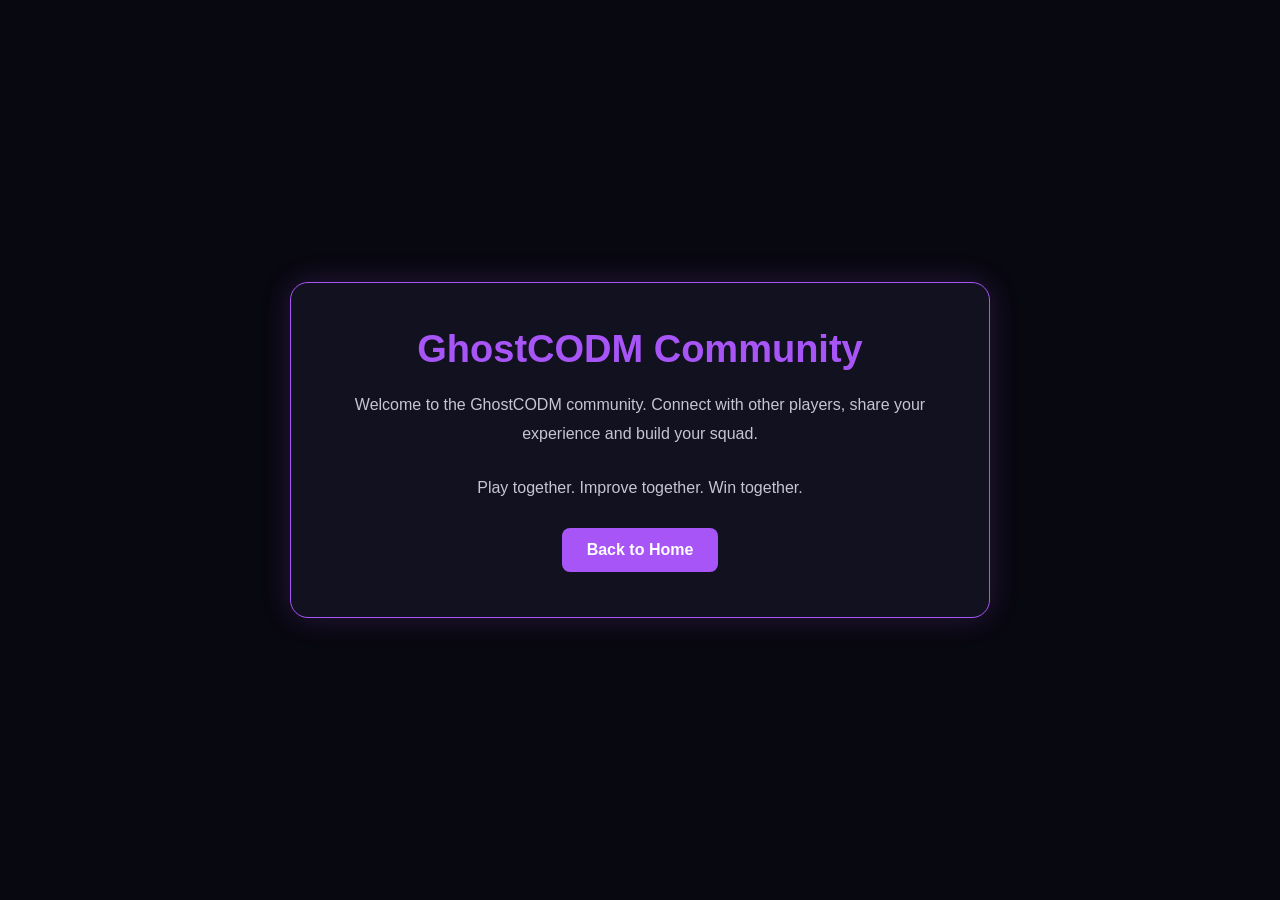
<file: templates/community.html>
<!DOCTYPE html>
<html lang="en">
<head>
    <meta charset="UTF-8">
    <meta name="viewport" content="width=device-width, initial-scale=1.0">
    <title>Community | GhostCODM</title>

    <style>
        * {
            box-sizing: border-box;
            margin: 0;
            padding: 0;
        }

        body {
            background: #080810;
            color: #ffffff;
            font-family: Arial, sans-serif;
            min-height: 100vh;
            display: flex;
            justify-content: center;
            align-items: center;
            text-align: center;
            padding: 20px;
        }

        .container {
            max-width: 700px;
            padding: 45px 30px;
            background: #11111f;
            border: 1px solid #a855f7;
            border-radius: 18px;
            box-shadow: 0 0 30px #a855f733;
        }

        h1 {
            color: #a855f7;
            font-size: 38px;
            margin-bottom: 20px;
        }

        p {
            color: #c5c5d5;
            line-height: 1.8;
            margin-bottom: 25px;
        }

        .button {
            display: inline-block;
            padding: 13px 25px;
            background: #a855f7;
            color: white;
            text-decoration: none;
            border-radius: 8px;
            font-weight: bold;
        }

        .button:hover {
            background: #7e22ce;
        }
    </style>
</head>

<body>
    <div class="container">
        <h1>GhostCODM Community</h1>

        <p>
            Welcome to the GhostCODM community.
            Connect with other players, share your experience
            and build your squad.
        </p>

        <p>
            Play together. Improve together. Win together.
        </p>

        <a href="{{ url_for('home') }}" class="button">
            Back to Home
        </a>
    </div>
</body>
</html>
</file>
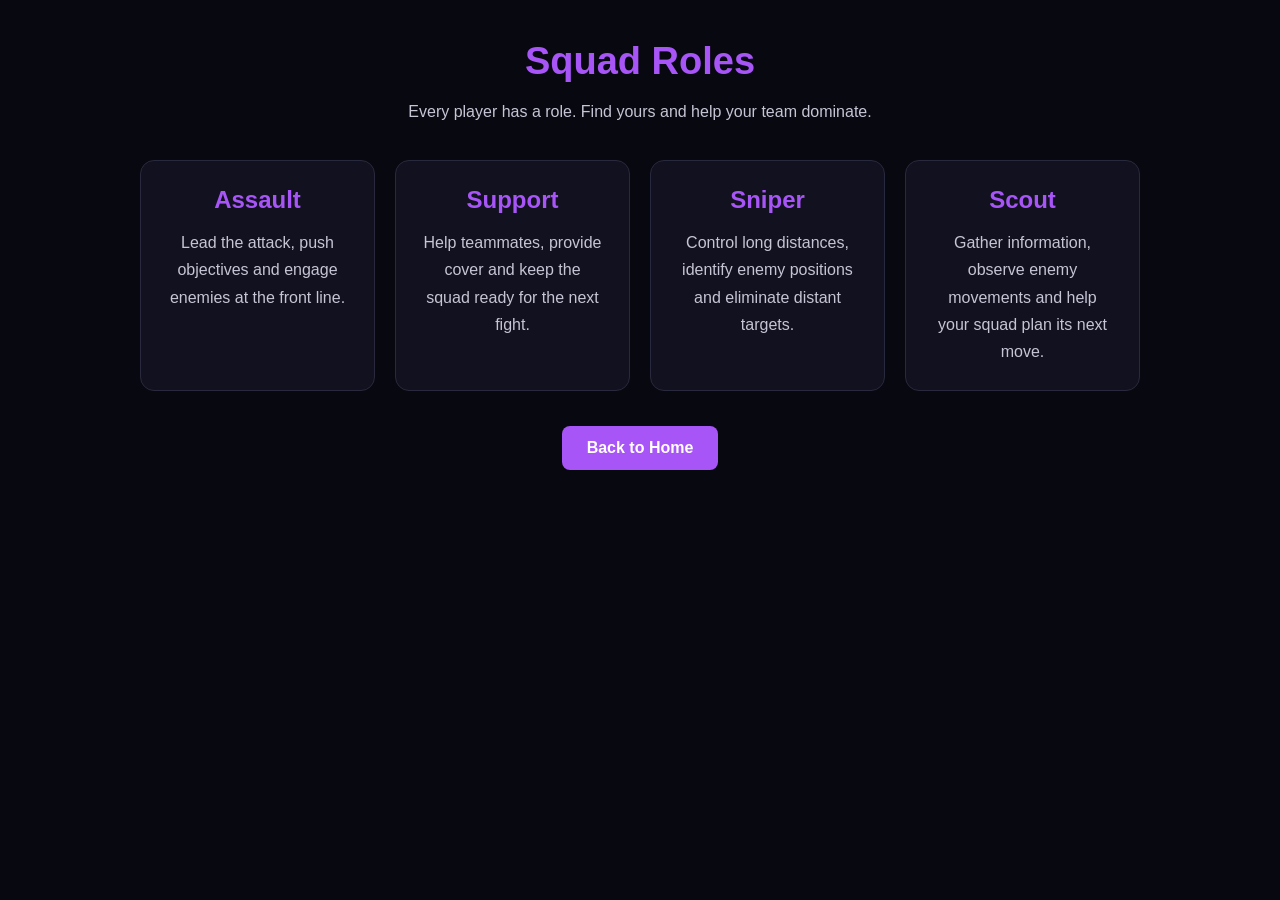
<file: templates/squad_roles.html>
<!DOCTYPE html>
<html lang="en">
<head>
    <meta charset="UTF-8">
    <meta name="viewport" content="width=device-width, initial-scale=1.0">
    <title>Squad Roles | GhostCODM</title>

    <style>
        * {
            box-sizing: border-box;
            margin: 0;
            padding: 0;
        }

        body {
            background: #080810;
            color: white;
            font-family: Arial, sans-serif;
            padding: 40px 20px;
        }

        .container {
            max-width: 1000px;
            margin: auto;
            text-align: center;
        }

        h1 {
            color: #a855f7;
            font-size: 38px;
            margin-bottom: 15px;
        }

        .intro {
            color: #c5c5d5;
            margin-bottom: 35px;
            line-height: 1.7;
        }

        .roles {
            display: grid;
            grid-template-columns: repeat(auto-fit, minmax(210px, 1fr));
            gap: 20px;
        }

        .card {
            background: #11111f;
            border: 1px solid #29293d;
            border-radius: 14px;
            padding: 25px;
            transition: 0.3s;
        }

        .card:hover {
            border-color: #a855f7;
            transform: translateY(-5px);
        }

        .card h2 {
            color: #a855f7;
            margin-bottom: 15px;
        }

        .card p {
            color: #c5c5d5;
            line-height: 1.7;
        }

        .button {
            display: inline-block;
            margin-top: 35px;
            padding: 13px 25px;
            background: #a855f7;
            color: white;
            text-decoration: none;
            border-radius: 8px;
            font-weight: bold;
        }

        .button:hover {
            background: #7e22ce;
        }
    </style>
</head>

<body>
    <main class="container">

        <h1>Squad Roles</h1>

        <p class="intro">
            Every player has a role. Find yours and help your team dominate.
        </p>

        <section class="roles">

            <article class="card">
                <h2>Assault</h2>
                <p>
                    Lead the attack, push objectives and engage enemies
                    at the front line.
                </p>
            </article>

            <article class="card">
                <h2>Support</h2>
                <p>
                    Help teammates, provide cover and keep the squad
                    ready for the next fight.
                </p>
            </article>

            <article class="card">
                <h2>Sniper</h2>
                <p>
                    Control long distances, identify enemy positions
                    and eliminate distant targets.
                </p>
            </article>

            <article class="card">
                <h2>Scout</h2>
                <p>
                    Gather information, observe enemy movements
                    and help your squad plan its next move.
                </p>
            </article>

        </section>

        <a href="{{ url_for('home') }}" class="button">
            Back to Home
        </a>

    </main>
</body>
</html>
</file>
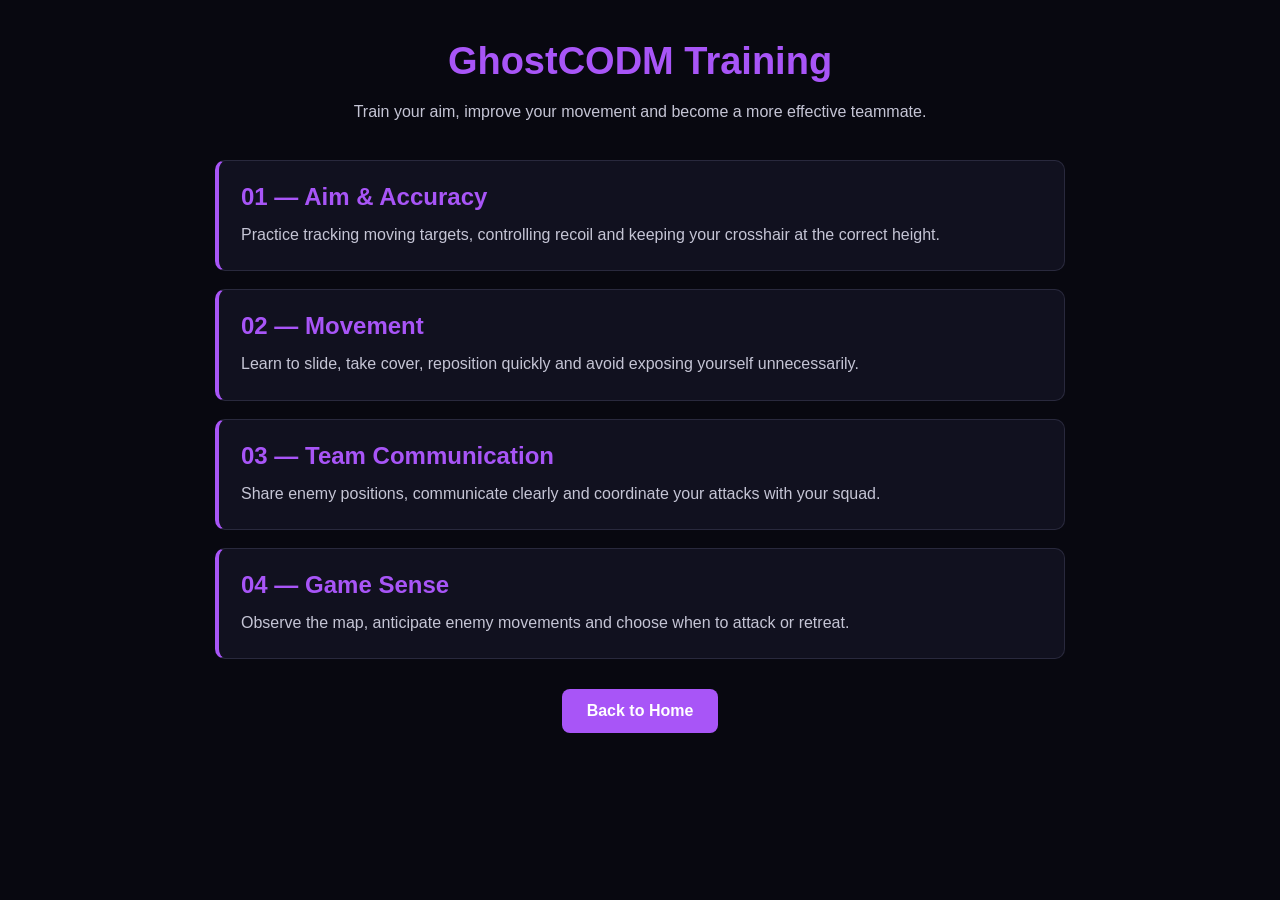
<file: templates/training.html>
<!DOCTYPE html>
<html lang="en">
<head>
    <meta charset="UTF-8">
    <meta name="viewport" content="width=device-width, initial-scale=1.0">
    <title>Training | GhostCODM</title>

    <style>
        * {
            box-sizing: border-box;
            margin: 0;
            padding: 0;
        }

        body {
            background: #080810;
            color: white;
            font-family: Arial, sans-serif;
            min-height: 100vh;
            padding: 40px 20px;
        }

        .container {
            max-width: 850px;
            margin: auto;
        }

        h1 {
            color: #a855f7;
            font-size: 38px;
            text-align: center;
            margin-bottom: 15px;
        }

        .intro {
            text-align: center;
            color: #c5c5d5;
            line-height: 1.7;
            margin-bottom: 35px;
        }

        .lesson {
            background: #11111f;
            border: 1px solid #29293d;
            border-left: 4px solid #a855f7;
            border-radius: 10px;
            padding: 22px;
            margin-bottom: 18px;
        }

        .lesson h2 {
            color: #a855f7;
            margin-bottom: 10px;
        }

        .lesson p {
            color: #c5c5d5;
            line-height: 1.7;
        }

        .button {
            display: block;
            width: fit-content;
            margin: 30px auto 0;
            padding: 13px 25px;
            background: #a855f7;
            color: white;
            text-decoration: none;
            border-radius: 8px;
            font-weight: bold;
        }

        .button:hover {
            background: #7e22ce;
        }
    </style>
</head>

<body>
    <main class="container">

        <h1>GhostCODM Training</h1>

        <p class="intro">
            Train your aim, improve your movement and become
            a more effective teammate.
        </p>

        <section class="lesson">
            <h2>01 — Aim & Accuracy</h2>
            <p>
                Practice tracking moving targets, controlling recoil
                and keeping your crosshair at the correct height.
            </p>
        </section>

        <section class="lesson">
            <h2>02 — Movement</h2>
            <p>
                Learn to slide, take cover, reposition quickly
                and avoid exposing yourself unnecessarily.
            </p>
        </section>

        <section class="lesson">
            <h2>03 — Team Communication</h2>
            <p>
                Share enemy positions, communicate clearly
                and coordinate your attacks with your squad.
            </p>
        </section>

        <section class="lesson">
            <h2>04 — Game Sense</h2>
            <p>
                Observe the map, anticipate enemy movements
                and choose when to attack or retreat.
            </p>
        </section>

        <a href="{{ url_for('home') }}" class="button">
            Back to Home
        </a>

    </main>
</body>
</html>
</file>
